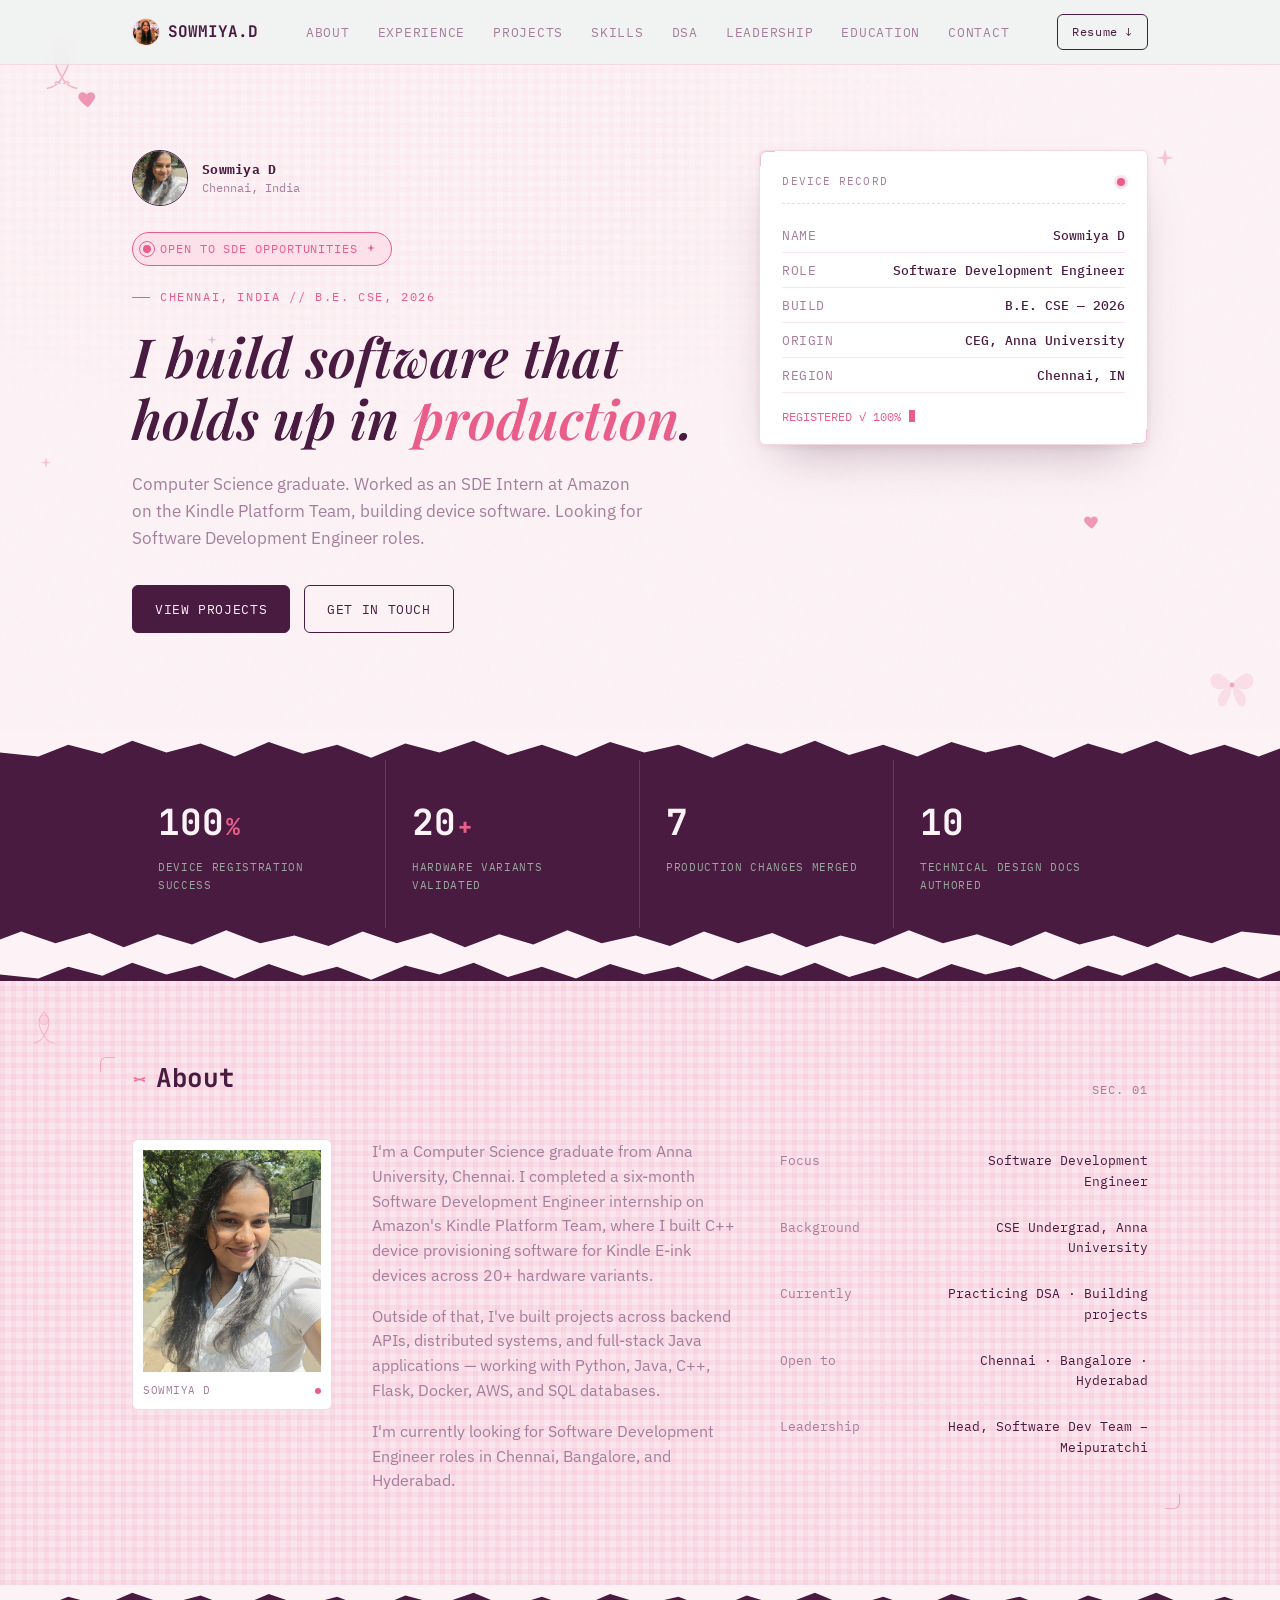
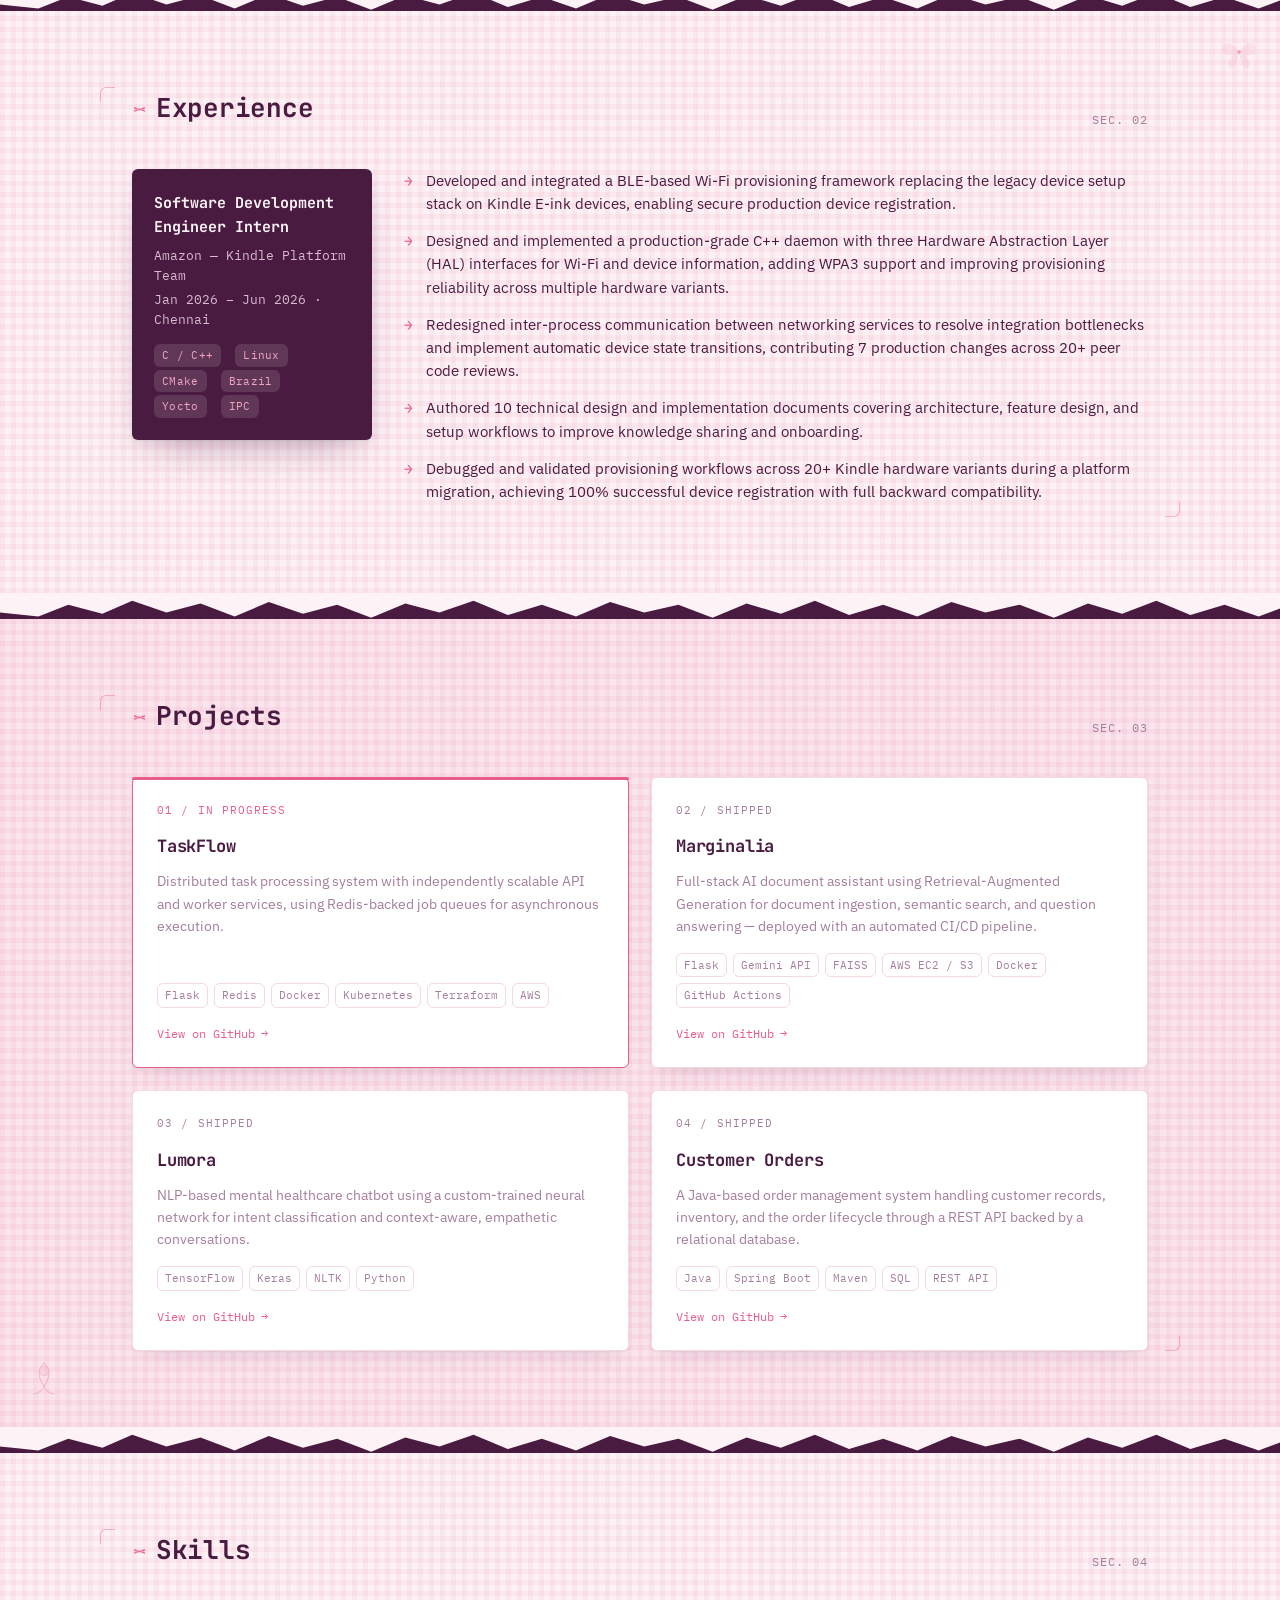
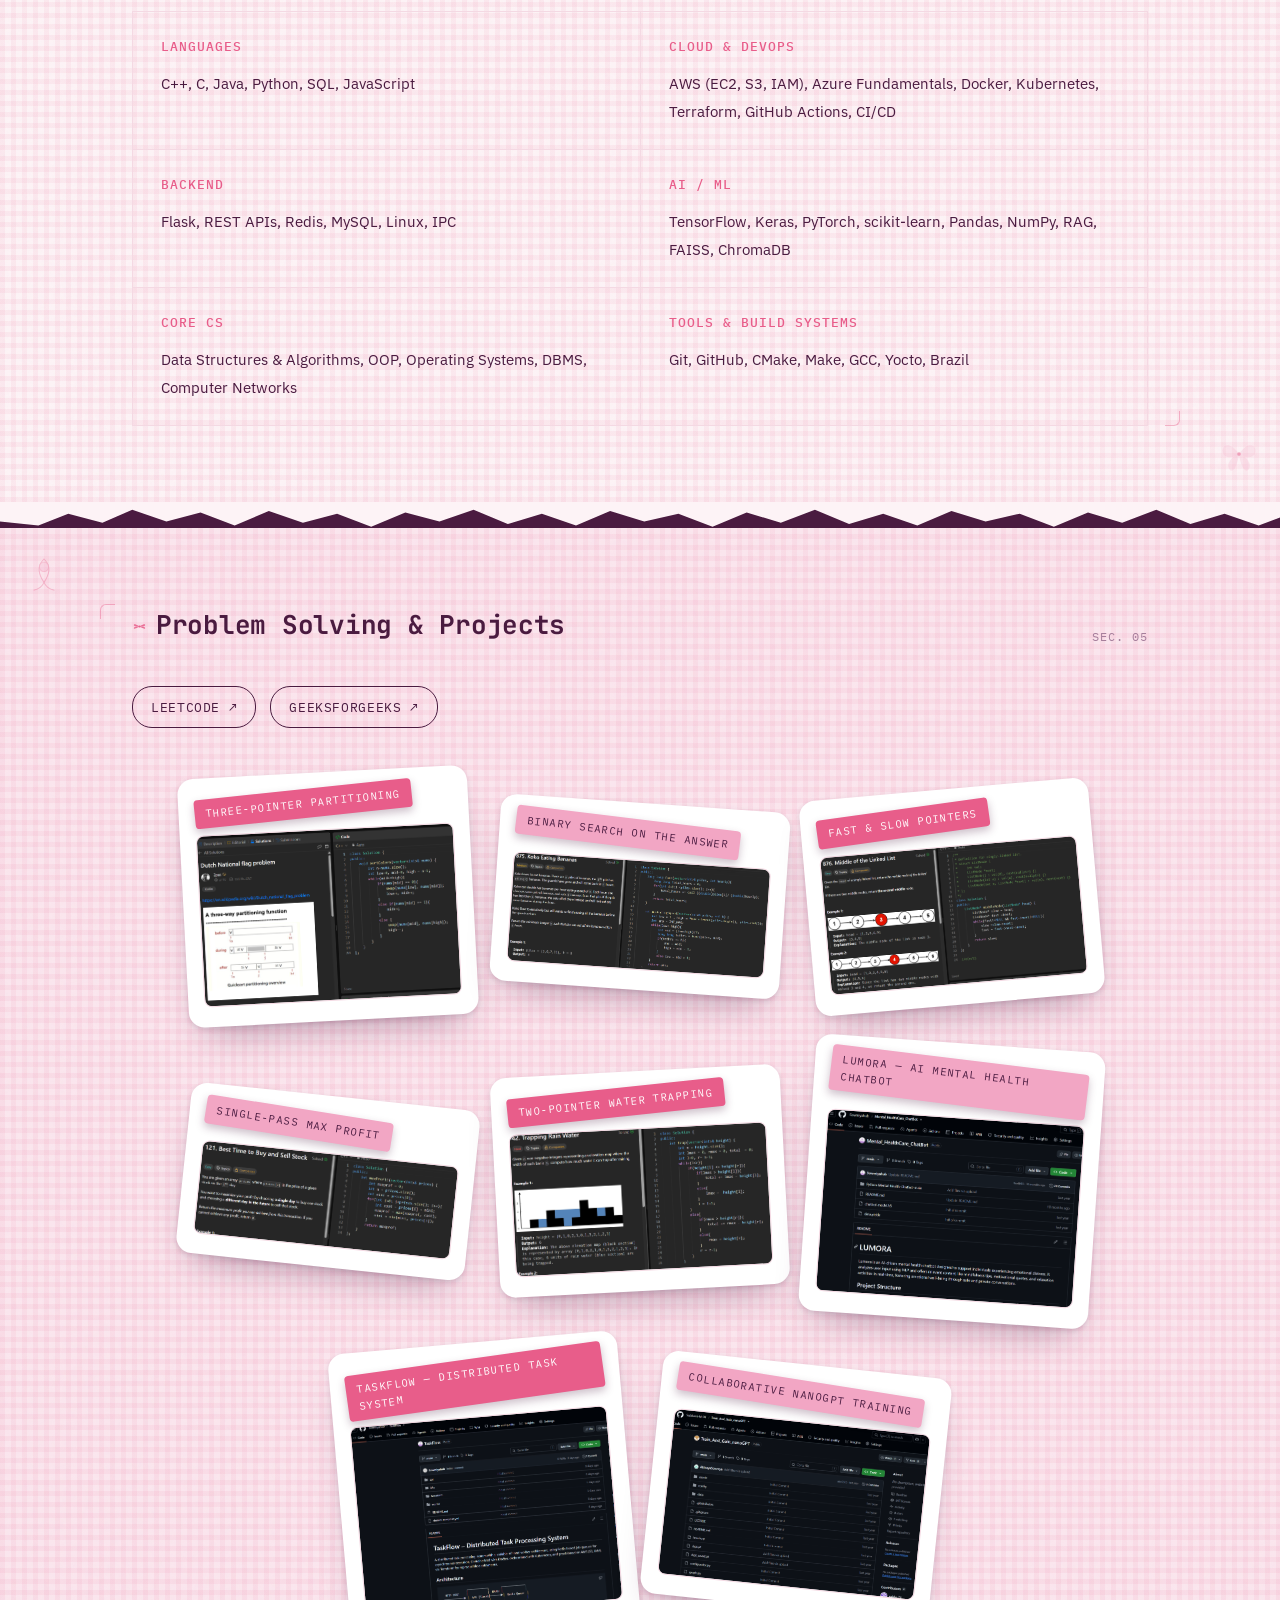
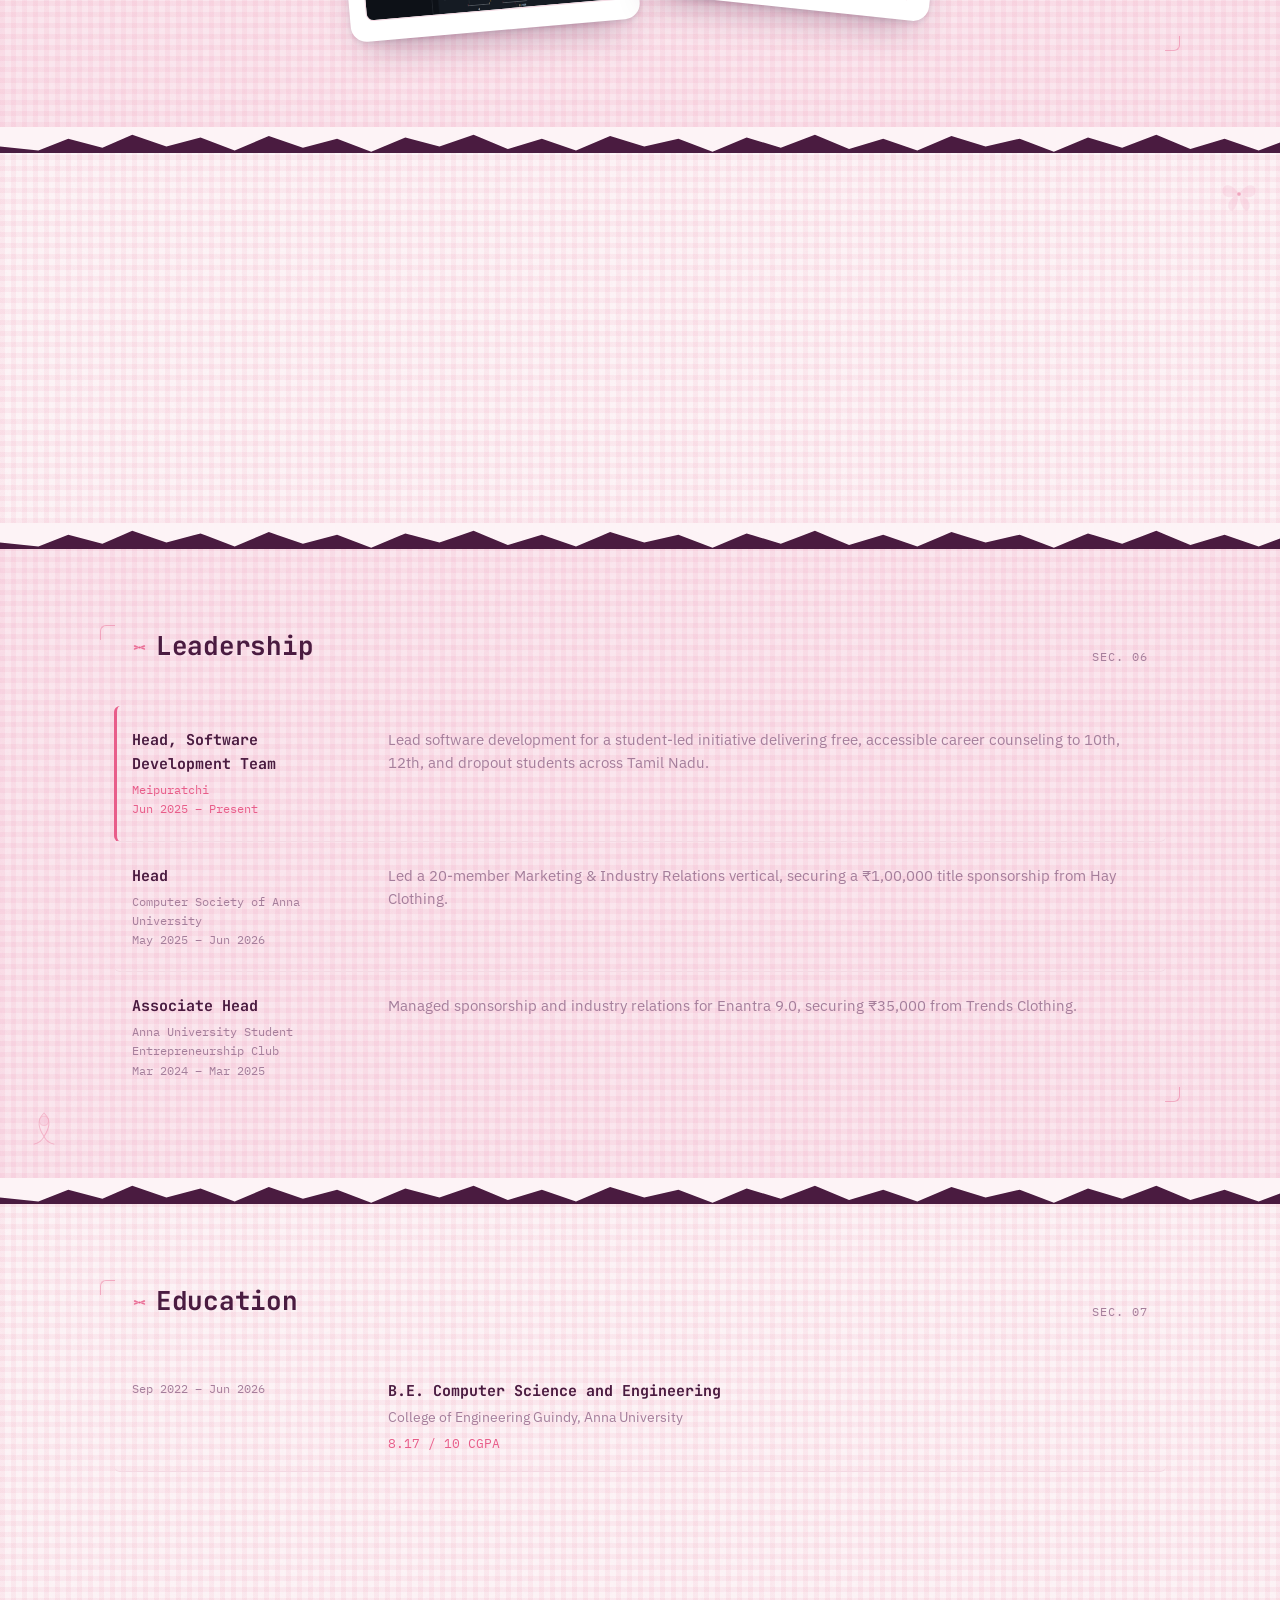
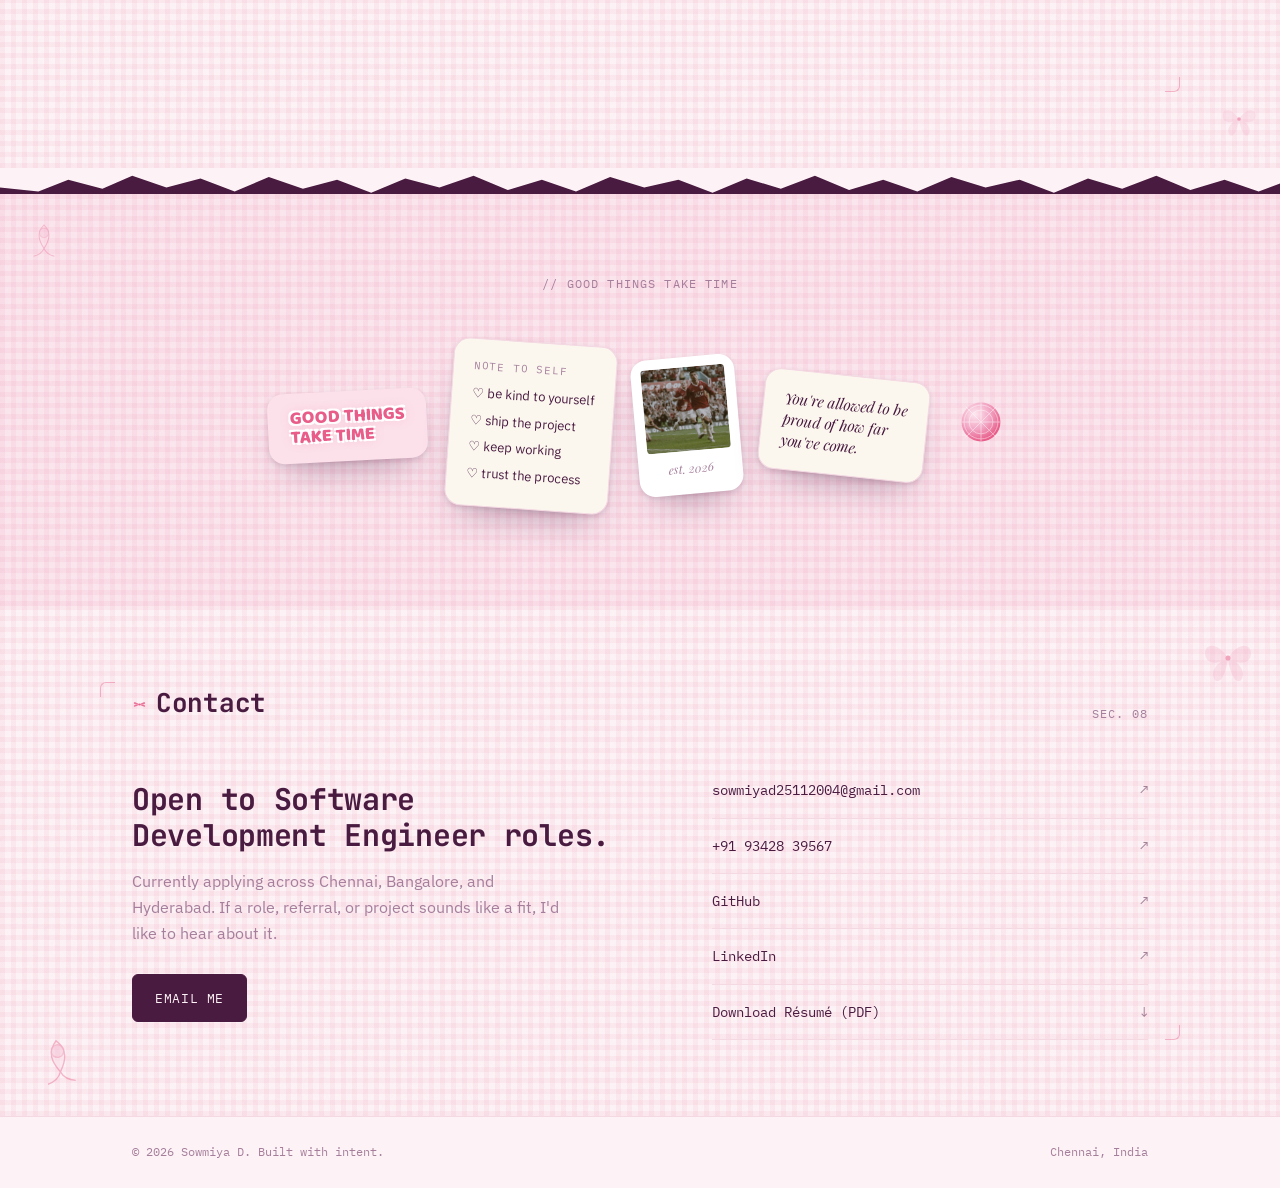
<file: index.html>
<!DOCTYPE html>
<html lang="en">
<head>
<meta charset="UTF-8">
<meta name="viewport" content="width=device-width, initial-scale=1.0">
<title>Sowmiya D — Systems &amp; Cloud Engineer</title>
<meta name="description" content="Sowmiya D — Computer Science graduate building backend, distributed systems and cloud infrastructure. Formerly Amazon Kindle Platform Team.">
<link rel="preconnect" href="https://fonts.googleapis.com">
<link rel="preconnect" href="https://fonts.gstatic.com" crossorigin>
<link href="https://fonts.googleapis.com/css2?family=Baloo+2:wght@700;800&family=Playfair+Display:ital,wght@0,600;1,500&family=JetBrains+Mono:wght@400;500;600;700&family=IBM+Plex+Sans:wght@400;500;600;700&family=IBM+Plex+Mono:wght@400;500&display=swap" rel="stylesheet">
<link rel="stylesheet" href="styles.css">
</head>
<body>

<div class="page-drift" aria-hidden="true">
  <div class="drift" style="left:4%;animation-duration:22s;animation-delay:0s;"><svg width="14" height="14" viewBox="0 0 24 24" fill="none"><path d="M12 21s-7.5-4.7-10-9.3C.4 8.1 2.6 4.5 6.2 4.5c2 0 3.6 1.1 4.4 2.7C11.4 5.6 13 4.5 15 4.5c3.6 0 5.8 3.6 4.2 7.2C17 16.3 12 21 12 21z" fill="currentColor"/></svg></div>
  <div class="drift" style="left:18%;animation-duration:27s;animation-delay:4s;color:var(--signal);"><svg width="10" height="10" viewBox="0 0 24 24" fill="none"><path d="M12 2l1.8 6.6L20 10l-6.2 1.4L12 18l-1.8-6.6L4 10l6.2-1.4L12 2z" fill="currentColor"/></svg></div>
  <div class="drift" style="left:35%;animation-duration:24s;animation-delay:9s;"><svg width="12" height="12" viewBox="0 0 24 24" fill="none"><path d="M12 21s-7.5-4.7-10-9.3C.4 8.1 2.6 4.5 6.2 4.5c2 0 3.6 1.1 4.4 2.7C11.4 5.6 13 4.5 15 4.5c3.6 0 5.8 3.6 4.2 7.2C17 16.3 12 21 12 21z" fill="currentColor"/></svg></div>
  <div class="drift" style="left:52%;animation-duration:30s;animation-delay:2s;color:var(--signal);"><svg width="16" height="16" viewBox="0 0 24 24" fill="none"><path d="M12 2l1.8 6.6L20 10l-6.2 1.4L12 18l-1.8-6.6L4 10l6.2-1.4L12 2z" fill="currentColor"/></svg></div>
  <div class="drift" style="left:68%;animation-duration:20s;animation-delay:7s;"><svg width="11" height="11" viewBox="0 0 24 24" fill="none"><path d="M12 21s-7.5-4.7-10-9.3C.4 8.1 2.6 4.5 6.2 4.5c2 0 3.6 1.1 4.4 2.7C11.4 5.6 13 4.5 15 4.5c3.6 0 5.8 3.6 4.2 7.2C17 16.3 12 21 12 21z" fill="currentColor"/></svg></div>
  <div class="drift" style="left:82%;animation-duration:26s;animation-delay:12s;color:var(--signal);"><svg width="13" height="13" viewBox="0 0 24 24" fill="none"><path d="M12 2l1.8 6.6L20 10l-6.2 1.4L12 18l-1.8-6.6L4 10l6.2-1.4L12 2z" fill="currentColor"/></svg></div>
  <div class="drift" style="left:93%;animation-duration:23s;animation-delay:5s;"><svg width="10" height="10" viewBox="0 0 24 24" fill="none"><path d="M12 21s-7.5-4.7-10-9.3C.4 8.1 2.6 4.5 6.2 4.5c2 0 3.6 1.1 4.4 2.7C11.4 5.6 13 4.5 15 4.5c3.6 0 5.8 3.6 4.2 7.2C17 16.3 12 21 12 21z" fill="currentColor"/></svg></div>
</div>

<header class="nav">
  <div class="nav-inner">
    <a href="#home" class="logo">
      <img src="images/meeeeee.jpg" alt="Sowmiya portrait">
      SOWMIYA.D
    </a>
    <nav class="links">
      <a href="#about">About</a>
      <a href="#experience">Experience</a>
      <a href="#projects">Projects</a>
      <a href="#skills">Skills</a>
      <a href="#dsa">DSA</a>
      <a href="#leadership">Leadership</a>
      <a href="#education">Education</a>
      <a href="#contact">Contact</a>
    </nav>
    <a href="Sowmi.pdf" class="nav-cta" target="_blank" rel="noopener">Resume ↓</a>
    <button class="menu-btn" id="menuBtn" aria-label="Open menu">≡</button>
  </div>
</header>

<div id="mobileMenu">
  <a href="#about">About</a>
  <a href="#experience">Experience</a>
  <a href="#projects">Projects</a>
  <a href="#skills">Skills</a>
  <a href="#dsa">DSA</a>
  <a href="#leadership">Leadership</a>
  <a href="#education">Education</a>
  <a href="#contact">Contact</a>
  <a href="Sowmi.pdf" target="_blank" rel="noopener">Resume ↓</a>
</div>

<main id="home">
  <section class="hero paper-bg">
    <div class="doodle" style="top:24px;left:24px;" aria-hidden="true">
      <svg width="76" height="76" viewBox="0 0 100 100" fill="none">
        <g stroke="var(--trace)" stroke-width="2" fill="none" opacity=".8">
          <path d="M50 70 C 40 55, 35 40, 50 25 C 65 40, 60 55, 50 70 Z" fill="var(--trace-dim)"/>
          <circle cx="50" cy="40" r="9" fill="var(--signal)" opacity=".7"/>
          <path d="M50 70 Q 45 82 30 85" />
          <path d="M50 70 Q 55 82 70 85" />
          <path d="M40 78 Q 44 74 48 79" fill="var(--trace-dim)"/>
          <path d="M60 78 Q 56 74 52 79" fill="var(--trace-dim)"/>
        </g>
      </svg>
    </div>
    <div class="doodle" style="bottom:10px;right:18px;transform:scaleX(-1);" aria-hidden="true">
      <svg width="60" height="60" viewBox="0 0 100 100" fill="none">
        <g fill="var(--signal)" opacity=".55">
          <path d="M50 50 C 30 20, 10 30, 15 48 C 20 62, 40 58, 50 50 Z"/>
          <path d="M50 50 C 70 20, 90 30, 85 48 C 80 62, 60 58, 50 50 Z"/>
          <path d="M50 50 C 34 55, 20 72, 30 85 C 40 92, 48 68, 50 50 Z"/>
          <path d="M50 50 C 66 55, 80 72, 70 85 C 60 92, 52 68, 50 50 Z"/>
        </g>
        <circle cx="50" cy="50" r="4" fill="var(--trace)"/>
      </svg>
    </div>
    <div class="floaties" aria-hidden="true">
      <div class="floaty" style="top:12%;left:6%;animation-duration:6.5s;animation-delay:0s;">
        <svg width="22" height="22" viewBox="0 0 24 24" fill="none"><path d="M12 21s-7.5-4.7-10-9.3C.4 8.1 2.6 4.5 6.2 4.5c2 0 3.6 1.1 4.4 2.7C11.4 5.6 13 4.5 15 4.5c3.6 0 5.8 3.6 4.2 7.2C17 16.3 12 21 12 21z" fill="currentColor"/></svg>
      </div>
      <div class="floaty" style="top:62%;left:3%;animation-duration:8s;animation-delay:1.2s;color:var(--signal);">
        <svg width="16" height="16" viewBox="0 0 24 24" fill="none"><path d="M12 2l1.8 6.6L20 10l-6.2 1.4L12 18l-1.8-6.6L4 10l6.2-1.4L12 2z" fill="currentColor"/></svg>
      </div>
      <div class="floaty" style="top:20%;right:8%;animation-duration:7.2s;animation-delay:.6s;color:var(--signal);">
        <svg width="26" height="26" viewBox="0 0 24 24" fill="none"><path d="M12 2l1.8 6.6L20 10l-6.2 1.4L12 18l-1.8-6.6L4 10l6.2-1.4L12 2z" fill="currentColor"/></svg>
      </div>
      <div class="floaty" style="top:70%;right:14%;animation-duration:6s;animation-delay:1.8s;">
        <svg width="18" height="18" viewBox="0 0 24 24" fill="none"><path d="M12 21s-7.5-4.7-10-9.3C.4 8.1 2.6 4.5 6.2 4.5c2 0 3.6 1.1 4.4 2.7C11.4 5.6 13 4.5 15 4.5c3.6 0 5.8 3.6 4.2 7.2C17 16.3 12 21 12 21z" fill="currentColor"/></svg>
      </div>
      <div class="floaty" style="top:45%;left:16%;animation-duration:9s;animation-delay:2.4s;color:var(--ink-muted);opacity:.4;">
        <svg width="14" height="14" viewBox="0 0 24 24" fill="none"><path d="M12 2l1.8 6.6L20 10l-6.2 1.4L12 18l-1.8-6.6L4 10l6.2-1.4L12 2z" fill="currentColor"/></svg>
      </div>
    </div>
    <div class="wrap hero-grid">
      <div>
        <div class="avatar-row">
          <div class="avatar"><img src="images/sowmiya.jpg" alt="Sowmiya D"></div>
          <div class="avatar-meta"><strong>Sowmiya D</strong>Chennai, India</div>
        </div>
        <div class="badge"><span class="pulse"></span>Open to SDE opportunities <svg width="12" height="12" viewBox="0 0 24 24" fill="none" style="margin-left:-2px;"><path d="M12 2l1.8 6.6L20 10l-6.2 1.4L12 18l-1.8-6.6L4 10l6.2-1.4L12 2z" fill="currentColor"/></svg></div>
        <div class="eyebrow">Chennai, India // B.E. CSE, 2026</div>
        <h1>I build software that<br>holds up in <span class="accent">production</span>.</h1>
        <p class="lede">Computer Science graduate. Worked as an SDE Intern at Amazon on the Kindle Platform Team, building device software. Looking for Software Development Engineer roles.</p>
        <div class="hero-actions">
          <a href="#projects" class="btn btn-primary">View Projects</a>
          <a href="#contact" class="btn btn-ghost">Get in Touch</a>
        </div>
      </div>

      <div class="panel reg" id="statusPanel">
        <div class="panel-head">
          <span>Device Record</span>
          <span class="led"></span>
        </div>
        <div class="panel-row"><span class="k">NAME</span><span class="v">Sowmiya D</span></div>
        <div class="panel-row"><span class="k">ROLE</span><span class="v">Software Development Engineer</span></div>
        <div class="panel-row"><span class="k">BUILD</span><span class="v">B.E. CSE — 2026</span></div>
        <div class="panel-row"><span class="k">ORIGIN</span><span class="v">CEG, Anna University</span></div>
        <div class="panel-row"><span class="k">REGION</span><span class="v">Chennai, IN</span></div>
        <div class="status-line"><span id="statusText">PROVISIONING...</span><span class="cursor"></span></div>
      </div>
    </div>
  </section>

  <span class="torn-edge" aria-hidden="true"><svg viewBox="0 0 300 20" preserveAspectRatio="none"><path d="M0,20 L0,15 L9,18 L16,9 L24,16 L31,6 L39,15 L47,8 L55,18 L63,7 L71,16 L79,9 L87,19 L95,8 L103,15 L111,6 L119,17 L127,9 L135,18 L143,7 L151,15 L159,9 L167,19 L175,8 L183,16 L191,6 L199,17 L207,9 L215,18 L223,7 L231,15 L239,9 L247,19 L255,8 L263,16 L271,6 L279,17 L287,9 L295,18 L300,12 L300,20 Z" fill="var(--ink)"/></svg></span>
  <div class="stats">
    <div class="wrap">
      <div class="stats-grid">
        <div class="stat"><div class="num" data-count="100"><span></span><span class="suffix">%</span></div><div class="label">Device Registration Success</div></div>
        <div class="stat"><div class="num" data-count="20"><span></span><span class="suffix">+</span></div><div class="label">Hardware Variants Validated</div></div>
        <div class="stat"><div class="num" data-count="7"><span></span></div><div class="label">Production Changes Merged</div></div>
        <div class="stat"><div class="num" data-count="10"><span></span></div><div class="label">Technical Design Docs Authored</div></div>
      </div>
    </div>
  </div>
  <span class="torn-edge" style="transform:rotate(180deg);" aria-hidden="true"><svg viewBox="0 0 300 20" preserveAspectRatio="none"><path d="M0,20 L0,15 L9,18 L16,9 L24,16 L31,6 L39,15 L47,8 L55,18 L63,7 L71,16 L79,9 L87,19 L95,8 L103,15 L111,6 L119,17 L127,9 L135,18 L143,7 L151,15 L159,9 L167,19 L175,8 L183,16 L191,6 L199,17 L207,9 L215,18 L223,7 L231,15 L239,9 L247,19 L255,8 L263,16 L271,6 L279,17 L287,9 L295,18 L300,12 L300,20 Z" fill="var(--ink)"/></svg></span>

  <section id="about">
    <div class="wrap reg">
      <div class="sec-head">
        <h2>About</h2>
        <span class="sec-num">SEC. 01</span>
      </div>
      <div class="about-grid">
        <div class="portrait-col">
          <div class="portrait-frame">
            <img src="images/sowmiya.jpg" alt="Sowmiya D">
            <div class="cap"><span>Sowmiya D</span><span class="led"></span></div>
          </div>
        </div>
        <div>
          <p>I'm a Computer Science graduate from Anna University, Chennai. I completed a six-month Software Development Engineer internship on Amazon's Kindle Platform Team, where I built C++ device provisioning software for Kindle E-ink devices across 20+ hardware variants.</p>
          <p>Outside of that, I've built projects across backend APIs, distributed systems, and full-stack Java applications — working with Python, Java, C++, Flask, Docker, AWS, and SQL databases.</p>
          <p>I'm currently looking for Software Development Engineer roles in Chennai, Bangalore, and Hyderabad.</p>
        </div>
        <div class="fact-list">
          <div class="fact"><span class="k">Focus</span><span class="v">Software Development Engineer</span></div>
          <div class="fact"><span class="k">Background</span><span class="v">CSE Undergrad, Anna University</span></div>
          <div class="fact"><span class="k">Currently</span><span class="v">Practicing DSA · Building projects</span></div>
          <div class="fact"><span class="k">Open to</span><span class="v">Chennai · Bangalore · Hyderabad</span></div>
          <div class="fact"><span class="k">Leadership</span><span class="v">Head, Software Dev Team – Meipuratchi</span></div>
        </div>
      </div>
    </div>
  </section>

  <section id="experience">
    <div class="wrap reg">
      <div class="sec-head">
        <h2>Experience</h2>
        <span class="sec-num">SEC. 02</span>
      </div>
      <div class="xp">
        <div class="xp-meta">
          <div class="role">Software Development<br>Engineer Intern</div>
          <div>Amazon — Kindle Platform Team</div>
          <div style="margin-top:4px;">Jan 2026 – Jun 2026 · Chennai</div>
          <div style="margin-top:12px;">
            <span class="tag">C / C++</span>
            <span class="tag">Linux</span>
            <span class="tag">CMake</span>
            <span class="tag">Brazil</span>
            <span class="tag">Yocto</span>
            <span class="tag">IPC</span>
          </div>
        </div>
        <ul>
          <li>Developed and integrated a BLE-based Wi-Fi provisioning framework replacing the legacy device setup stack on Kindle E-ink devices, enabling secure production device registration.</li>
          <li>Designed and implemented a production-grade C++ daemon with three Hardware Abstraction Layer (HAL) interfaces for Wi-Fi and device information, adding WPA3 support and improving provisioning reliability across multiple hardware variants.</li>
          <li>Redesigned inter-process communication between networking services to resolve integration bottlenecks and implement automatic device state transitions, contributing 7 production changes across 20+ peer code reviews.</li>
          <li>Authored 10 technical design and implementation documents covering architecture, feature design, and setup workflows to improve knowledge sharing and onboarding.</li>
          <li>Debugged and validated provisioning workflows across 20+ Kindle hardware variants during a platform migration, achieving 100% successful device registration with full backward compatibility.</li>
        </ul>
      </div>
    </div>
  </section>

  <section id="projects">
    <div class="wrap reg">
      <div class="sec-head">
        <h2>Projects</h2>
        <span class="sec-num">SEC. 03</span>
      </div>
      <div class="proj-grid">
        <div class="card featured">
          <div class="idx">01 / IN PROGRESS</div>
          <h3>TaskFlow</h3>
          <p>Distributed task processing system with independently scalable API and worker services, using Redis-backed job queues for asynchronous execution.</p>
          <div class="stack">
            <span>Flask</span><span>Redis</span><span>Docker</span><span>Kubernetes</span><span>Terraform</span><span>AWS</span>
          </div>
          <a class="link" href="https://github.com/Sowmiyahub/TaskFlow" target="_blank" rel="noopener">View on GitHub <span>→</span></a>
        </div>

        <div class="card">
          <div class="idx">02 / SHIPPED</div>
          <h3>Marginalia</h3>
          <p>Full-stack AI document assistant using Retrieval-Augmented Generation for document ingestion, semantic search, and question answering — deployed with an automated CI/CD pipeline.</p>
          <div class="stack">
            <span>Flask</span><span>Gemini API</span><span>FAISS</span><span>AWS EC2 / S3</span><span>Docker</span><span>GitHub Actions</span>
          </div>
          <a class="link" href="https://github.com/Sowmiyahub/ai-doc-assistant" target="_blank" rel="noopener">View on GitHub <span>→</span></a>
        </div>

        <div class="card">
          <div class="idx">03 / SHIPPED</div>
          <h3>Lumora</h3>
          <p>NLP-based mental healthcare chatbot using a custom-trained neural network for intent classification and context-aware, empathetic conversations.</p>
          <div class="stack">
            <span>TensorFlow</span><span>Keras</span><span>NLTK</span><span>Python</span>
          </div>
          <a class="link" href="https://github.com/Sowmiyahub/Mental_HealthCare_ChatBot" target="_blank" rel="noopener">View on GitHub <span>→</span></a>
        </div>

        <div class="card">
          <div class="idx">04 / SHIPPED</div>
          <h3>Customer Orders</h3>
          <p>A Java-based order management system handling customer records, inventory, and the order lifecycle through a REST API backed by a relational database.</p>
          <div class="stack">
            <span>Java</span><span>Spring Boot</span><span>Maven</span><span>SQL</span><span>REST API</span>
          </div>
          <a class="link" href="https://github.com/Sowmiyahub/customer_orders" target="_blank" rel="noopener">View on GitHub <span>→</span></a>
        </div>
      </div>
    </div>
  </section>

  <section id="skills">
    <div class="wrap reg">
      <div class="sec-head">
        <h2>Skills</h2>
        <span class="sec-num">SEC. 04</span>
      </div>
      <div class="skill-grid">
        <div class="skill-cell">
          <h3>Languages</h3>
          <div class="items">C++, C, Java, Python, SQL, JavaScript</div>
        </div>
        <div class="skill-cell">
          <h3>Cloud &amp; DevOps</h3>
          <div class="items">AWS (EC2, S3, IAM), Azure Fundamentals, Docker, Kubernetes, Terraform, GitHub Actions, CI/CD</div>
        </div>
        <div class="skill-cell">
          <h3>Backend</h3>
          <div class="items">Flask, REST APIs, Redis, MySQL, Linux, IPC</div>
        </div>
        <div class="skill-cell">
          <h3>AI / ML</h3>
          <div class="items">TensorFlow, Keras, PyTorch, scikit-learn, Pandas, NumPy, RAG, FAISS, ChromaDB</div>
        </div>
        <div class="skill-cell">
          <h3>Core CS</h3>
          <div class="items">Data Structures &amp; Algorithms, OOP, Operating Systems, DBMS, Computer Networks</div>
        </div>
        <div class="skill-cell">
          <h3>Tools &amp; Build Systems</h3>
          <div class="items">Git, GitHub, CMake, Make, GCC, Yocto, Brazil</div>
        </div>
      </div>
    </div>
  </section>

<section id="dsa">
    <div class="wrap reg">
      <div class="sec-head">
        <h2>Problem Solving &amp; Projects</h2>
        <span class="sec-num">SEC. 05</span>
      </div>
      <div class="dsa-top">
        <a href="https://leetcode.com/u/sowmiyadasarat/" target="_blank" rel="noopener" class="dsa-chip">LeetCode ↗</a>
        <a href="https://www.geeksforgeeks.org/profile/sowmiyadqyhz?tab=activity" target="_blank" rel="noopener" class="dsa-chip">GeeksforGeeks ↗</a>
      </div>
      <div class="sticker-cluster">
        <div class="sticker sticker-snap rotate-l2">
          <span class="snap-label">Three-pointer partitioning</span>
          <img src="images/dsa-dutch-flag.png" alt="Dutch National Flag problem solution">
        </div>
        <div class="sticker sticker-snap snap-card-r rotate-r">
          <span class="snap-label">Binary search on the answer</span>
          <img src="images/dsa-koko-bananas.png" alt="Koko Eating Bananas problem solution">
        </div>
        <div class="sticker sticker-snap rotate-l">
          <span class="snap-label">Fast &amp; slow pointers</span>
          <img src="images/dsa-tortoise-hare.png" alt="Tortoise and Hare problem solution">
        </div>
        <div class="sticker sticker-snap snap-card-r rotate-r2">
          <span class="snap-label">Single-pass max profit</span>
          <img src="images/dsa-stock-profit.png" alt="Best Time to Buy and Sell Stock problem solution">
        </div>
        <div class="sticker sticker-snap rotate-l2">
          <span class="snap-label">Two-pointer water trapping</span>
          <img src="images/dsa-trapping-rain-water.png" alt="Trapping Rain Water problem solution">
        </div>
        <div class="sticker sticker-snap snap-card-r rotate-r">
          <span class="snap-label">Lumora — AI mental health chatbot</span>
          <img src="images/project-lumora-repo.png" alt="Lumora GitHub repository">
        </div>
        <div class="sticker sticker-snap rotate-l">
          <span class="snap-label">TaskFlow — distributed task system</span>
          <img src="images/project-taskflow-repo.png" alt="TaskFlow GitHub repository">
        </div>
        <div class="sticker sticker-snap snap-card-r rotate-r2">
          <span class="snap-label">Collaborative nanoGPT training</span>
          <img src="images/project-nanogpt-repo.png" alt="nanoGPT training project GitHub repository">
        </div>
      </div>
    </div>
  </section>

  <section id="vibes">
    <div class="wrap">
      <div class="vibes-wrap">
        <span class="vibes-eyebrow">// a little coder-girl energy</span>
      </div>
      <div class="sticker-cluster">
        <div class="sticker sticker-term rotate-l2">
          <div class="term-bar"><span></span><span></span><span></span></div>
          <div class="term-line">&gt; dream it</div>
          <div class="term-line">&gt; build it</div>
          <div class="term-line highlight">&gt; ship it, girl</div>
        </div>
        <div class="sticker sticker-bubble rotate-r">COMPUTER<br>SCIENCE</div>
        <div class="sticker sticker-note rotate-l">
          <p class="label">Reminder</p>
          <p class="big">I have to build it.<br>I like solving hard problems.</p>
        </div>
        <div class="sticker sticker-disco">
          <svg class="disco-spin" width="52" height="52" viewBox="0 0 52 52">
            <defs><radialGradient id="discoGrad" cx="35%" cy="30%" r="70%"><stop offset="0%" stop-color="#FDE7EF"/><stop offset="55%" stop-color="var(--signal)"/><stop offset="100%" stop-color="var(--trace)"/></radialGradient></defs>
            <circle cx="26" cy="26" r="23" fill="url(#discoGrad)"/>
            <g stroke="#ffffff" stroke-width="1" opacity=".55">
              <path d="M3,26 H49 M26,3 V49 M8,8 L44,44 M44,8 L8,44"/>
              <circle cx="26" cy="26" r="14" fill="none"/>
              <circle cx="26" cy="26" r="20" fill="none"/>
            </g>
          </svg>
        </div>
        <div class="sticker sticker-tag rotate-r2">SDE energy ✦</div>
      </div>
    </div>
  </section>

  <section id="leadership">
    <div class="wrap reg">
      <div class="sec-head">
        <h2>Leadership</h2>
        <span class="sec-num">SEC. 06</span>
      </div>
      <div class="lead-item current">
        <div>
          <div class="role">Head, Software Development Team</div>
          <div class="org">Meipuratchi<br>Jun 2025 – Present</div>
        </div>
        <p>Lead software development for a student-led initiative delivering free, accessible career counseling to 10th, 12th, and dropout students across Tamil Nadu.</p>
      </div>
      <div class="lead-item">
        <div>
          <div class="role">Head</div>
          <div class="org">Computer Society of Anna University<br>May 2025 – Jun 2026</div>
        </div>
        <p>Led a 20-member Marketing &amp; Industry Relations vertical, securing a ₹1,00,000 title sponsorship from Hay Clothing.</p>
      </div>
      <div class="lead-item">
        <div>
          <div class="role">Associate Head</div>
          <div class="org">Anna University Student Entrepreneurship Club<br>Mar 2024 – Mar 2025</div>
        </div>
        <p>Managed sponsorship and industry relations for Enantra 9.0, securing ₹35,000 from Trends Clothing.</p>
      </div>
    </div>
  </section>

  <section id="education">
    <div class="wrap reg">
      <div class="sec-head">
        <h2>Education</h2>
        <span class="sec-num">SEC. 07</span>
      </div>
      <div class="edu-item">
        <div class="when">Sep 2022 – Jun 2026</div>
        <div>
          <div class="school">B.E. Computer Science and Engineering</div>
          <div class="edu-sub">College of Engineering Guindy, Anna University</div>
          <div class="score">8.17 / 10 CGPA</div>
        </div>
      </div>
      <div class="edu-item">
        <div class="when">Jun 2021 – Jun 2022</div>
        <div>
          <div class="school">12th Grade</div>
          <div class="edu-sub">Bharathidasan Matric Higher Secondary School, Tiruvallur</div>
          <div class="score">97.33%</div>
        </div>
      </div>
      <div class="edu-item">
        <div class="when">Jun 2019 – Jun 2020</div>
        <div>
          <div class="school">10th Grade</div>
          <div class="edu-sub">Bharathidasan Matric Higher Secondary School, Tiruvallur</div>
          <div class="score">91.20%</div>
        </div>
      </div>
    </div>
  </section>

  <section id="notes">
    <div class="wrap">
      <div class="vibes-wrap">
        <span class="vibes-eyebrow">// good things take time</span>
      </div>
      <div class="sticker-cluster">
        <div class="sticker sticker-bubble small rotate-l2">GOOD THINGS<br>TAKE TIME</div>
        <div class="sticker sticker-note rotate-r">
          <p class="label">Note to self</p>
          <ul>
            <li>♡ be kind to yourself</li>
            <li>♡ ship the project</li>
            <li>♡ keep working</li>
            <li>♡ trust the process</li>
          </ul>
        </div>
        <div class="sticker sticker-polaroid rotate-l">
          <img src="images/Ronaldo.jpg" alt="Sowmiya D">
          <p>est. 2026</p>
        </div>
        <div class="sticker sticker-note rotate-r2">
          <p class="big">You're allowed to be<br>proud of how far<br>you've come.</p>
        </div>
        <div class="sticker sticker-disco">
          <svg class="disco-spin" width="44" height="44" viewBox="0 0 52 52">
            <defs><radialGradient id="discoGrad2" cx="35%" cy="30%" r="70%"><stop offset="0%" stop-color="#FDE7EF"/><stop offset="55%" stop-color="var(--signal)"/><stop offset="100%" stop-color="var(--trace)"/></radialGradient></defs>
            <circle cx="26" cy="26" r="23" fill="url(#discoGrad2)"/>
            <g stroke="#ffffff" stroke-width="1" opacity=".55">
              <path d="M3,26 H49 M26,3 V49 M8,8 L44,44 M44,8 L8,44"/>
              <circle cx="26" cy="26" r="14" fill="none"/>
              <circle cx="26" cy="26" r="20" fill="none"/>
            </g>
          </svg>
        </div>
      </div>
    </div>
  </section>

  <section id="contact" class="paper-bg">
    <div class="doodle" style="top:20px;right:20px;" aria-hidden="true">
      <svg width="64" height="64" viewBox="0 0 100 100" fill="none">
        <g fill="var(--signal)" opacity=".5">
          <path d="M50 50 C 30 20, 10 30, 15 48 C 20 62, 40 58, 50 50 Z"/>
          <path d="M50 50 C 70 20, 90 30, 85 48 C 80 62, 60 58, 50 50 Z"/>
          <path d="M50 50 C 34 55, 20 72, 30 85 C 40 92, 48 68, 50 50 Z"/>
          <path d="M50 50 C 66 55, 80 72, 70 85 C 60 92, 52 68, 50 50 Z"/>
        </g>
        <circle cx="50" cy="50" r="4" fill="var(--trace)"/>
      </svg>
    </div>
    <div class="doodle" style="bottom:16px;left:24px;transform:scaleX(-1) rotate(8deg);" aria-hidden="true">
      <svg width="70" height="70" viewBox="0 0 100 100" fill="none">
        <g stroke="var(--trace)" stroke-width="2" fill="none" opacity=".8">
          <path d="M50 70 C 40 55, 35 40, 50 25 C 65 40, 60 55, 50 70 Z" fill="var(--trace-dim)"/>
          <circle cx="50" cy="40" r="9" fill="var(--signal)" opacity=".7"/>
          <path d="M50 70 Q 45 82 30 85" />
          <path d="M50 70 Q 55 82 70 85" />
        </g>
      </svg>
    </div>
    <div class="wrap reg" style="position:relative;z-index:1;">
      <div class="sec-head">
        <h2 style="font-size:26px;margin-bottom:0;">Contact</h2>
        <span class="sec-num">SEC. 08</span>
      </div>
      <div class="contact" style="margin-top:24px;">
        <div>
          <h2>Open to Software<br>Development Engineer roles.</h2>
          <p>Currently applying across Chennai, Bangalore, and Hyderabad. If a role, referral, or project sounds like a fit, I'd like to hear about it.</p>
          <a href="mailto:sowmiyad25112004@gmail.com" class="btn btn-primary">Email Me</a>
        </div>
        <div class="contact-links">
          <a href="mailto:sowmiyad25112004@gmail.com"><span>sowmiyad25112004@gmail.com</span><span class="arrow">↗</span></a>
          <a href="tel:+919342839567"><span>+91 93428 39567</span><span class="arrow">↗</span></a>
          <a href="https://github.com/Sowmiyahub" target="_blank" rel="noopener"><span>GitHub</span><span class="arrow">↗</span></a>
          <a href="https://www.linkedin.com/in/sowmiya-d-687b1527a/" target="_blank" rel="noopener"><span>LinkedIn</span><span class="arrow">↗</span></a>
          <a href="Sowmi.pdf" target="_blank" rel="noopener"><span>Download Résumé (PDF)</span><span class="arrow">↓</span></a>
        </div>
      </div>
    </div>
  </section>
</main>

<footer>
  <div class="wrap" style="width:100%;display:flex;justify-content:space-between;flex-wrap:wrap;gap:8px;">
    <span>© 2026 Sowmiya D. Built with intent.</span>
    <span>Chennai, India</span>
  </div>
</footer>

<script src="script.js"></script>

</body>
</html>
</file>
<file: styles.css>
:root{
    --paper:#FDF3F6;
    --paper-dim:#FBE6EE;
    --ink:#4A1B40;
    --ink-muted:#A57E9B;
    --trace:#E85D8A;
    --trace-dim:#FCE1EA;
    --signal:#F2A6C4;
    --line:#F4D9E3;
    --white:#FFFFFF;
    --radius:6px;
    --mono:'JetBrains Mono', monospace;
    --sans:'IBM Plex Sans', sans-serif;
    --umono:'IBM Plex Mono', monospace;
    --display:'Playfair Display', serif;
  }

  *{margin:0;padding:0;box-sizing:border-box;}
  html{scroll-behavior:smooth;}
  @media (prefers-reduced-motion: reduce){ html{scroll-behavior:auto;} *{animation-duration:0.01ms !important; transition-duration:0.01ms !important;} }

  body{
    background:var(--paper);
    color:var(--ink);
    font-family:var(--sans);
    font-size:16px;
    line-height:1.6;
    -webkit-font-smoothing:antialiased;
  }

  a{color:inherit;text-decoration:none;}
  ::selection{background:var(--trace);color:var(--white);}

  .wrap{max-width:1080px;margin:0 auto;padding:0 32px;}

  /* --- corner registration marks, used on major sections --- */
  .reg{position:relative;}
  .reg::before,.reg::after{
    content:"";position:absolute;width:14px;height:14px;
    border:1.5px solid var(--trace); opacity:.4;
  }
  .reg::before{top:0;left:0;border-right:none;border-bottom:none;border-radius:6px 0 0 0;}
  .reg::after{bottom:0;right:0;border-left:none;border-top:none;border-radius:0 0 6px 0;}

  .eyebrow{
    font-family:var(--umono);
    font-size:11.5px;
    letter-spacing:.14em;
    text-transform:uppercase;
    color:var(--trace);
    display:flex;align-items:center;gap:10px;
  }
  .eyebrow::before{content:"";width:18px;height:1px;background:var(--trace);}

  h1,h2,h3{font-family:var(--mono);font-weight:700;letter-spacing:-0.01em;color:var(--ink);}

  /* ---------- NAV ---------- */
  header.nav{
    position:fixed;top:0;left:0;right:0;z-index:100;
    background:rgba(239,243,241,.86);
    backdrop-filter:blur(8px);
    border-bottom:1px solid var(--line);
  }
  .nav-inner{max-width:1080px;margin:0 auto;padding:0 32px;height:64px;display:flex;align-items:center;justify-content:space-between;}
  .logo{font-family:var(--mono);font-weight:700;font-size:16px;display:flex;align-items:center;gap:8px;}
  .logo img{width:28px;height:28px;object-fit:cover;border-radius:50%;border:1px solid var(--line);flex-shrink:0;}
  .logo .dot{width:7px;height:7px;background:var(--trace);border-radius:50%;display:inline-block;}
  nav.links{display:flex;gap:28px;font-family:var(--umono);font-size:12.5px;letter-spacing:.06em;text-transform:uppercase;}
  nav.links a{color:var(--ink-muted);position:relative;padding:4px 0;transition:color .2s;}
  nav.links a:hover{color:var(--ink);}
  nav.links a::after{content:"";position:absolute;left:0;bottom:0;height:1px;width:0;background:var(--trace);transition:width .25s;}
  nav.links a:hover::after{width:100%;}
  .nav-cta{font-family:var(--umono);font-size:12px;border:1px solid var(--ink);padding:7px 14px;border-radius:var(--radius);letter-spacing:.05em;transition:.2s;}
  .nav-cta:hover{background:var(--ink);color:var(--paper);}
  .menu-btn{display:none;background:none;border:1px solid var(--ink);width:38px;height:34px;font-family:var(--mono);color:var(--ink);cursor:pointer;}

  /* ---------- HERO ---------- */
  .hero{padding:150px 0 100px;}
  .hero-grid{display:grid;grid-template-columns:1.25fr 0.85fr;gap:56px;align-items:start;}
  .hero h1{font-family:var(--display);font-style:italic;font-weight:600;font-size:clamp(34px,4.6vw,54px);line-height:1.15;margin:18px 0 22px;letter-spacing:0;}
  .hero h1 .accent{color:var(--trace);}
  .hero p.lede{font-size:17px;color:var(--ink-muted);max-width:520px;margin-bottom:32px;}
  .hero-actions{display:flex;gap:14px;flex-wrap:wrap;}
  .btn{
    font-family:var(--umono);font-size:12.5px;letter-spacing:.05em;text-transform:uppercase;
    padding:13px 22px;border-radius:var(--radius);display:inline-flex;align-items:center;gap:8px;
    transition:.2s;border:1px solid transparent;
  }
  .btn-primary{background:var(--ink);color:var(--paper);border-color:var(--ink);}
  .btn-primary:hover{background:var(--trace);border-color:var(--trace);}
  .btn-ghost{border-color:var(--ink);color:var(--ink);}
  .btn-ghost:hover{background:var(--ink);color:var(--paper);}

  /* status panel — signature element */
  .panel{
    background:var(--white);
    border:1px solid var(--line);
    border-radius:var(--radius);
    padding:22px 22px 18px;
    font-family:var(--umono);
    box-shadow:0 2px 6px rgba(74,27,64,.08), 0 24px 48px -22px rgba(74,27,64,.35);
  }
  .panel-head{display:flex;justify-content:space-between;align-items:center;border-bottom:1px dashed var(--line);padding-bottom:12px;margin-bottom:14px;}
  .panel-head span{font-size:11px;letter-spacing:.1em;color:var(--ink-muted);text-transform:uppercase;}
  .panel-head .led{width:8px;height:8px;border-radius:50%;background:var(--trace);box-shadow:0 0 0 3px var(--trace-dim);}
  .panel-row{display:flex;justify-content:space-between;font-size:12.5px;padding:7px 0;border-bottom:1px solid var(--paper-dim);}
  .panel-row:last-of-type{border-bottom:none;}
  .panel-row .k{color:var(--ink-muted);letter-spacing:.04em;}
  .panel-row .v{font-weight:500;text-align:right;}
  .status-line{margin-top:14px;font-size:12px;color:var(--trace);display:flex;align-items:center;gap:8px;min-height:16px;}
  .status-line .cursor{display:inline-block;width:6px;height:12px;background:var(--trace);animation:blink 1s step-end infinite;}
  @keyframes blink{50%{opacity:0;}}

  /* open-to-work badge */
  .badge{
    display:inline-flex;align-items:center;gap:9px;
    font-family:var(--umono);font-size:11.5px;letter-spacing:.08em;text-transform:uppercase;
    padding:7px 14px 7px 10px;border:1px solid var(--trace);border-radius:20px;color:var(--trace);
    margin-bottom:22px;background:var(--trace-dim);
  }
  .badge .pulse{position:relative;width:8px;height:8px;border-radius:50%;background:var(--trace);}
  .badge .pulse::after{
    content:"";position:absolute;inset:-4px;border-radius:50%;border:1.5px solid var(--trace);
    animation:pulse 1.8s ease-out infinite;
  }
  @keyframes pulse{0%{transform:scale(.6);opacity:.9;}100%{transform:scale(1.9);opacity:0;}}

  /* hero background schematic grid */
  .hero{position:relative;overflow:hidden;}
  .hero::before{
    content:"";position:absolute;inset:0;pointer-events:none;z-index:0;
    background-image:
      linear-gradient(var(--line) 1px, transparent 1px),
      linear-gradient(90deg, var(--line) 1px, transparent 1px);
    background-size:64px 64px;
    opacity:.35;
    mask-image:radial-gradient(ellipse 70% 60% at 30% 20%, black 30%, transparent 75%);
    -webkit-mask-image:radial-gradient(ellipse 70% 60% at 30% 20%, black 30%, transparent 75%);
  }
  .hero .wrap{position:relative;z-index:1;}

  /* impact stats strip */
  .stats{background:var(--ink);padding:0;border-top:1px solid var(--ink);border-bottom:1px solid var(--ink);}
  .stats-grid{display:grid;grid-template-columns:repeat(4,1fr);}
  .stat{padding:34px 26px;border-right:1px solid rgba(251,252,251,.14);}
  .stat:last-child{border-right:none;}
  .stat .num{font-family:var(--mono);font-weight:700;font-size:clamp(26px,3.2vw,36px);color:var(--paper);display:flex;align-items:baseline;gap:2px;}
  .stat .num .suffix{color:var(--trace);font-size:0.65em;}
  .stat .label{font-family:var(--umono);font-size:11px;letter-spacing:.06em;text-transform:uppercase;color:#9AA69E;margin-top:8px;}
  @media (max-width:860px){.stats-grid{grid-template-columns:1fr 1fr;} .stat{border-bottom:1px solid rgba(251,252,251,.14);} .stat:nth-child(2n){border-right:none;}}
  @media (max-width:560px){.stats-grid{grid-template-columns:1fr;}}

  /* elevated card accent on hover */
  .card{position:relative;}
  .card::before{content:"";position:absolute;top:-1px;left:-1px;right:-1px;height:3px;background:var(--trace);transform:scaleX(0);transform-origin:left;transition:transform .3s ease;border-radius:2px 2px 0 0;}
  .card:hover::before{transform:scaleX(1);}
  .card.featured{
    border-color:var(--trace);
  }
  .card.featured::before{transform:scaleX(1);}
  .card.featured .idx{color:var(--trace);}
  .card:hover{transform:translateY(-6px) rotate(-0.6deg);}
  .card:nth-child(even):hover{transform:translateY(-6px) rotate(0.6deg);}

  /* ---------- sticker clusters (original, not traced) ---------- */
  .vibes-wrap{text-align:center;margin-bottom:36px;}
  .vibes-eyebrow{font-family:var(--umono);font-size:11.5px;letter-spacing:.1em;text-transform:uppercase;color:var(--ink-muted);}
  .sticker-cluster{display:flex;flex-wrap:wrap;justify-content:center;align-items:center;gap:22px;padding:10px 0 20px;}
  .sticker{
    background:var(--white);border-radius:16px;padding:18px 20px;
    box-shadow:0 2px 5px rgba(74,27,64,.14), 0 20px 38px -18px rgba(74,27,64,.42);
    transition:transform .25s ease, box-shadow .25s ease;
  }
  .sticker:hover{box-shadow:0 4px 10px rgba(74,27,64,.18), 0 30px 50px -18px rgba(74,27,64,.5);}
  .sticker:hover{transform:translateY(-5px) rotate(0deg) scale(1.03) !important;}
  .rotate-l{transform:rotate(-5deg);}
  .rotate-r{transform:rotate(4deg);}
  .rotate-l2{transform:rotate(-3deg);}
  .rotate-r2{transform:rotate(6deg);}

  .sticker-term{background:var(--ink);color:#F6E4EE;font-family:var(--umono);font-size:12.5px;text-align:left;min-width:200px;}
  .term-bar{display:flex;gap:5px;margin-bottom:10px;}
  .term-bar span{width:8px;height:8px;border-radius:50%;background:rgba(246,228,238,.35);}
  .term-line{padding:2px 0;opacity:.85;}
  .term-line.highlight{color:var(--signal);opacity:1;font-weight:600;}

  .sticker-bubble{
    font-family:'Baloo 2',cursive;font-weight:800;font-size:22px;line-height:1.05;
    color:var(--trace);
    text-shadow:2px 2px 0 var(--white), -2px 2px 0 var(--white), 2px -2px 0 var(--white), -2px -2px 0 var(--white), 0 0 12px rgba(232,93,138,.25);
    background:var(--trace-dim);padding:16px 22px;
  }
  .sticker-bubble.small{font-size:18px;}

  .sticker-note{background:#FBF7EF;font-family:var(--sans);font-size:13px;text-align:left;max-width:190px;border:1px solid var(--line);}
  .sticker-note .label{font-family:var(--umono);font-size:10.5px;text-transform:uppercase;letter-spacing:.08em;color:var(--ink-muted);margin-bottom:6px;}
  .sticker-note .big{font-family:var(--display);font-style:italic;font-size:15px;color:var(--ink);line-height:1.4;}
  .sticker-note ul{list-style:none;text-align:left;font-size:13px;color:var(--ink);}
  .sticker-note ul li{padding:3px 0;}

  .sticker-tag{background:var(--trace);color:var(--white);font-family:var(--umono);font-size:11.5px;letter-spacing:.06em;text-transform:uppercase;padding:10px 16px;border-radius:22px;}

  .sticker-disco{padding:10px;background:transparent;box-shadow:none;}
  .disco-spin{animation:spin-slow 9s linear infinite;transform-origin:50% 50%;}

  .sticker-polaroid{background:var(--white);padding:10px 10px 16px;}
  .sticker-polaroid img{width:84px;height:84px;object-fit:cover;border-radius:4px;display:block;filter:grayscale(.25) saturate(1.1) contrast(1.04);}
  .sticker-polaroid p{font-family:var(--display);font-style:italic;font-size:12px;text-align:center;margin-top:8px;color:var(--ink-muted);}

  @media (max-width:640px){ .sticker{padding:14px 16px;} .sticker-bubble{font-size:18px;} }

  /* ---------- scrapbook paper texture (original, tileable) ---------- */
  .paper-bg{position:relative;}
  .paper-bg::before{
    content:"";position:absolute;inset:0;pointer-events:none;z-index:0;
    background-image:
      repeating-linear-gradient(0deg, rgba(232,93,138,.07) 0 5px, transparent 5px 11px),
      repeating-linear-gradient(90deg, rgba(232,93,138,.07) 0 5px, transparent 5px 11px);
  }
  .paper-bg::after{
    content:"";position:absolute;inset:0;pointer-events:none;z-index:0;opacity:.5;mix-blend-mode:multiply;
    background-image:url("data:image/svg+xml,%3Csvg xmlns='http://www.w3.org/2000/svg' viewBox='0 0 200 200'%3E%3Cfilter id='n'%3E%3CfeTurbulence type='fractalNoise' baseFrequency='0.9' numOctaves='2' stitchTiles='stitch'/%3E%3C/filter%3E%3Crect width='100%25' height='100%25' filter='url(%23n)' opacity='0.06'/%3E%3C/svg%3E");
  }
  .torn-edge{display:block;width:100%;height:26px;line-height:0;}
  .torn-edge svg{width:100%;height:100%;display:block;}

  /* corner floral doodles — original, not traced from any source */
  .doodle{position:absolute;opacity:.5;pointer-events:none;z-index:0;}
  .floaties{position:absolute;inset:0;pointer-events:none;z-index:0;overflow:hidden;}
  .floaty{position:absolute;opacity:.6;animation:floaty ease-in-out infinite;color:var(--trace);}
  @keyframes floaty{0%,100%{transform:translateY(0) rotate(0deg);}50%{transform:translateY(-20px) rotate(10deg);}}
  @keyframes spin-slow{from{transform:rotate(0deg);}to{transform:rotate(360deg);}}

  /* scalloped section divider */
  .scallop{display:block;width:100%;height:22px;line-height:0;}
  .scallop svg{width:100%;height:100%;display:block;}

  /* bow accent */
  .bow{display:inline-block;vertical-align:middle;color:var(--trace);}

  /* confetti particle (spawned by JS) */
  .confetti-piece{position:fixed;pointer-events:none;z-index:9999;will-change:transform,opacity;}

  /* cursor sparkle (spawned by JS) */
  .mouse-sparkle{
    position:fixed;pointer-events:none;z-index:9998;
    width:7px;height:7px;border-radius:50%;
    background:var(--trace);opacity:.45;
    animation:sparkle-fade .55s ease-out forwards;
  }
  @keyframes sparkle-fade{0%{transform:scale(1);opacity:.45;}100%{transform:scale(3.2);opacity:0;}}

  /* hero avatar */
  .avatar-row{display:flex;align-items:center;gap:14px;margin-bottom:26px;}
  .avatar{
    width:56px;height:56px;border-radius:50%;overflow:hidden;
    border:1.5px solid var(--ink); flex-shrink:0;
    filter:grayscale(0.25) saturate(1.15) contrast(1.04) brightness(1.03);
  }
  .avatar img{width:100%;height:100%;object-fit:cover;display:block;}
  .avatar-meta{font-family:var(--umono);font-size:11.5px;color:var(--ink-muted);line-height:1.5;}
  .avatar-meta strong{display:block;color:var(--ink);font-size:13px;letter-spacing:.02em;}

  /* about portrait */
  .portrait-col{display:flex;flex-direction:column;gap:14px;}
  .portrait-frame{
    position:relative;border:1px solid var(--line);background:var(--white);padding:10px;border-radius:var(--radius);
  }
  .portrait-frame img{
    width:100%;aspect-ratio:4/5;object-fit:cover;display:block;
    filter:grayscale(0.25) saturate(1.15) contrast(1.05) brightness(1.03);
  }
  .portrait-frame .cap{
    display:flex;justify-content:space-between;align-items:center;
    font-family:var(--umono);font-size:10.5px;letter-spacing:.05em;text-transform:uppercase;
    color:var(--ink-muted);padding-top:10px;
  }
  .portrait-frame .cap .led{width:6px;height:6px;border-radius:50%;background:var(--trace);}

  /* ---------- SECTION SCAFFOLDING ---------- */
  section{padding:76px 0;position:relative;}
  section > .wrap{position:relative;z-index:1;}
  section:nth-of-type(odd){background:var(--paper);}
  section:nth-of-type(even){background:var(--paper-dim);}

  /* animated bow beside section headings */
  .sec-bow{display:inline-block;margin-right:9px;color:var(--trace);animation:sway 3.4s ease-in-out infinite;transform-origin:50% 10%;}
  @keyframes sway{0%,100%{transform:rotate(-7deg);}50%{transform:rotate(7deg);}}

  /* site-wide drifting hearts/sparkles, fixed over everything */
  .page-drift{position:fixed;inset:0;pointer-events:none;z-index:2;overflow:hidden;}
  .drift{position:absolute;bottom:-40px;opacity:0;color:var(--trace);animation:drift-up linear infinite;}
  @keyframes drift-up{0%{transform:translateY(0) rotate(0deg);opacity:0;}8%{opacity:.32;}92%{opacity:.32;}100%{transform:translateY(-112vh) rotate(24deg);opacity:0;}}
  .sec-head{display:flex;justify-content:space-between;align-items:flex-end;margin-bottom:40px;flex-wrap:wrap;gap:12px;}
  .sec-head h2{font-size:26px;}
  .sec-num{font-family:var(--umono);color:var(--ink-muted);font-size:12px;letter-spacing:.08em;}

  .reveal{opacity:0;transform:translateY(14px);transition:opacity .6s ease, transform .6s cubic-bezier(.22,1,.36,1);}
  .reveal.in{opacity:1;transform:none;}

  .reveal-left{opacity:0;transform:translateX(-46px);transition:opacity .7s ease, transform .7s cubic-bezier(.22,1,.36,1);}
  .reveal-left.in{opacity:1;transform:none;}

  .reveal-right{opacity:0;transform:translateX(46px);transition:opacity .7s ease, transform .7s cubic-bezier(.22,1,.36,1);}
  .reveal-right.in{opacity:1;transform:none;}

  .reveal-pop{opacity:0;transform:scale(.82) translateY(16px);transition:opacity .55s ease, transform .6s cubic-bezier(.34,1.56,.64,1);}
  .reveal-pop.in{opacity:1;transform:none;}

  /* ---------- ABOUT ---------- */
  .about-grid{display:grid;grid-template-columns:200px 1fr 1fr;gap:40px;}
  @media (max-width:960px){.about-grid{grid-template-columns:1fr 1fr;} .portrait-col{grid-column:1/-1;max-width:220px;}}
  @media (max-width:660px){.about-grid{grid-template-columns:1fr;} .portrait-col{max-width:200px;}}
  .about-grid p{color:var(--ink-muted);margin-bottom:16px;font-size:15.5px;}
  .fact-list{display:flex;flex-direction:column;gap:0;font-family:var(--umono);font-size:13px;}
  .fact{display:flex;justify-content:space-between;padding:12px 0;border-bottom:1px solid var(--line);}
  .fact .k{color:var(--ink-muted);}
  .fact .v{text-align:right;max-width:60%;}

  /* ---------- EXPERIENCE ---------- */
  .xp{display:grid;grid-template-columns:240px 1fr;gap:32px;}
  .xp-meta{
    font-family:var(--umono);font-size:12.5px;color:#D9BCD1;
    background:var(--ink);border-radius:var(--radius);padding:22px;
    box-shadow:0 2px 6px rgba(74,27,64,.1), 0 20px 40px -20px rgba(74,27,64,.4);
    align-self:start;
  }
  .xp-meta .role{font-family:var(--mono);color:var(--paper);font-size:15px;font-weight:700;margin-bottom:6px;}
  .xp-meta .tag{display:inline-block;margin:3px 6px 0 0;padding:3px 8px;background:rgba(251,252,251,.12);color:var(--signal);border-radius:var(--radius);font-size:10.5px;letter-spacing:.03em;}
  .xp ul{list-style:none;}
  .xp li{position:relative;padding-left:22px;margin-bottom:14px;font-size:14.5px;color:var(--ink);}
  .xp li::before{content:"→";position:absolute;left:0;color:var(--trace);font-family:var(--mono);}

  /* ---------- PROJECTS ---------- */
  .proj-grid{display:grid;grid-template-columns:repeat(2,1fr);gap:22px;}
  .card{
    background:var(--white);border:1px solid var(--line);border-radius:var(--radius);
    padding:24px;display:flex;flex-direction:column;
    box-shadow:0 1px 2px rgba(74,27,64,.05), 0 10px 24px -14px rgba(74,27,64,.22);
    transition:transform .3s cubic-bezier(.22,1,.36,1), box-shadow .3s ease, border-color .25s, background .3s ease;
  }
  .card:hover{transform:translateY(-6px);border-color:var(--ink);background:var(--ink);box-shadow:0 4px 10px -2px rgba(74,27,64,.18), 0 26px 46px -18px rgba(74,27,64,.4);}
  .card:hover h3{color:var(--paper);}
  .card:hover p{color:#D9BCD1;}
  .card:hover .idx{color:var(--signal);}
  .card:hover .stack span{border-color:rgba(251,252,251,.25);color:#EAD6E3;}
  .card:hover .link{color:var(--signal);}
  .card .idx{font-family:var(--umono);font-size:11px;color:var(--ink-muted);letter-spacing:.1em;margin-bottom:14px;}
  .card h3{font-size:17px;margin-bottom:10px;}
  .card p{font-size:13.8px;color:var(--ink-muted);flex:1;margin-bottom:16px;}
  .stack{display:flex;flex-wrap:wrap;gap:6px;margin-bottom:16px;}
  .stack span{font-family:var(--umono);font-size:10.5px;padding:3px 7px;border:1px solid var(--line);border-radius:var(--radius);color:var(--ink-muted);}
  .card .link{font-family:var(--umono);font-size:12px;color:var(--trace);display:inline-flex;align-items:center;gap:6px;}
  .card .link:hover{text-decoration:underline;}

  /* ---------- SKILLS ---------- */
  .skill-grid{display:grid;grid-template-columns:repeat(2,1fr);gap:0;border-top:1px solid var(--line);border-left:1px solid var(--line);}
  .skill-cell{border-right:1px solid var(--line);border-bottom:1px solid var(--line);padding:24px 28px;}
  .skill-cell h3{font-size:12.5px;font-family:var(--umono);letter-spacing:.08em;text-transform:uppercase;color:var(--trace);margin-bottom:14px;font-weight:500;}
  .skill-cell .items{font-size:14.5px;color:var(--ink);line-height:1.9;}

  /* ---------- PROBLEM SOLVING / DSA ---------- */
  .dsa-top{display:flex;gap:14px;flex-wrap:wrap;margin-bottom:34px;}
  .dsa-chip{
    font-family:var(--umono);font-size:12.5px;letter-spacing:.05em;text-transform:uppercase;
    padding:10px 18px;border:1px solid var(--ink);border-radius:20px;color:var(--ink);
    transition:.2s;display:inline-flex;align-items:center;gap:6px;
  }
  .dsa-chip:hover{background:var(--ink);color:var(--paper);border-color:var(--ink);}

  .sticker-snap{max-width:290px;padding:16px 16px 20px;}
  .sticker-snap:hover{transform:translateY(-6px) rotate(0deg) scale(1.02) !important;}
  .snap-label{
    display:inline-block;background:var(--trace);color:var(--white);
    font-family:var(--umono);font-size:10.5px;letter-spacing:.05em;text-transform:uppercase;
    padding:6px 11px;border-radius:4px;margin-bottom:12px;
    box-shadow:0 4px 8px rgba(74,27,64,.28);
    transform:rotate(-3deg);
  }
  .snap-card-r .snap-label{transform:rotate(3deg);background:var(--signal);color:var(--ink);}
  .sticker-snap img{width:100%;border-radius:8px;display:block;border:1px solid var(--line);}
  @media (max-width:640px){ .sticker-snap{max-width:100%;} }

  /* ---------- LEADERSHIP ---------- */
  .lead-item{display:grid;grid-template-columns:220px 1fr;gap:36px;padding:22px 18px;margin:0 -18px;border-bottom:1px solid var(--line);border-radius:var(--radius);transition:background .3s ease, border-color .3s ease;}
  .lead-item:last-child{border-bottom:none;}
  .lead-item:hover{background:var(--ink);border-bottom-color:transparent;}
  .lead-item:hover .role{color:var(--paper);}
  .lead-item:hover .org{color:var(--signal);}
  .lead-item:hover p{color:#D9BCD1;}
  .lead-item.current{
    border-left:3px solid var(--trace);
    padding-left:15px;
  }
  .lead-item.current .org{color:var(--trace);}
  .lead-item .role{font-family:var(--mono);font-weight:700;font-size:15px;margin-bottom:4px;}
  .lead-item .org{font-family:var(--umono);font-size:12px;color:var(--ink-muted);}
  .lead-item p{font-size:14.5px;color:var(--ink-muted);}

  /* ---------- EDUCATION ---------- */
  .edu-item{display:grid;grid-template-columns:220px 1fr;gap:36px;padding:18px 18px;margin:0 -18px;border-bottom:1px solid var(--line);border-radius:var(--radius);transition:background .3s ease, border-color .3s ease;}
  .edu-item:last-child{border-bottom:none;}
  .edu-item .when{font-family:var(--umono);font-size:12px;color:var(--ink-muted);}
  .edu-item .school{font-family:var(--mono);font-weight:700;font-size:15px;}
  .edu-item .score{font-family:var(--umono);font-size:12.5px;color:var(--trace);margin-top:4px;}
  .edu-item .edu-sub{font-size:13.5px;color:var(--ink-muted);margin-top:4px;}
  .edu-item:hover{background:var(--ink);border-bottom-color:transparent;}
  .edu-item:hover .when{color:#D9BCD1;}
  .edu-item:hover .school{color:var(--paper);}
  .edu-item:hover .score{color:var(--signal);}
  .edu-item:hover .edu-sub{color:#D9BCD1;}

  /* ---------- CONTACT ---------- */
  .contact{display:grid;grid-template-columns:1.1fr 0.9fr;gap:48px;align-items:center;}
  .contact h2{font-size:30px;margin-bottom:16px;line-height:1.2;}
  .contact p{color:var(--ink-muted);margin-bottom:28px;max-width:440px;}
  .contact-links{display:flex;flex-direction:column;gap:0;font-family:var(--umono);}
  .contact-links a{display:flex;justify-content:space-between;align-items:center;padding:16px 0;border-bottom:1px solid var(--line);font-size:14px;transition:.2s;}
  .contact-links a:hover{color:var(--trace);padding-left:6px;}
  .contact-links a .arrow{opacity:.5;}

  footer{border-top:1px solid var(--line);padding:26px 0;font-family:var(--umono);font-size:11.5px;color:var(--ink-muted);display:flex;justify-content:space-between;flex-wrap:wrap;gap:8px;}

  /* ---------- RESPONSIVE ---------- */
  @media (max-width:860px){
    nav.links, .nav-cta{display:none;}
    .menu-btn{display:block;}
    .hero-grid{grid-template-columns:1fr;}
    .about-grid{grid-template-columns:1fr;}
    .proj-grid{grid-template-columns:1fr 1fr;}
    .skill-grid{grid-template-columns:1fr;}
    .xp,.lead-item,.edu-item{grid-template-columns:1fr;gap:10px;}
    .contact{grid-template-columns:1fr;}
  }
  @media (max-width:560px){
    .wrap{padding:0 20px;}
    .nav-inner{padding:0 20px;}
    .proj-grid{grid-template-columns:1fr;}
    .hero{padding:120px 0 64px;}
  }

  #mobileMenu{
    position:fixed;inset:0;background:var(--paper);z-index:99;display:none;
    flex-direction:column;padding:100px 32px 32px;gap:22px;
    font-family:var(--umono);font-size:16px;text-transform:uppercase;letter-spacing:.06em;
  }
  #mobileMenu.open{display:flex;}
  #mobileMenu a{border-bottom:1px solid var(--line);padding-bottom:14px;}
</file>
